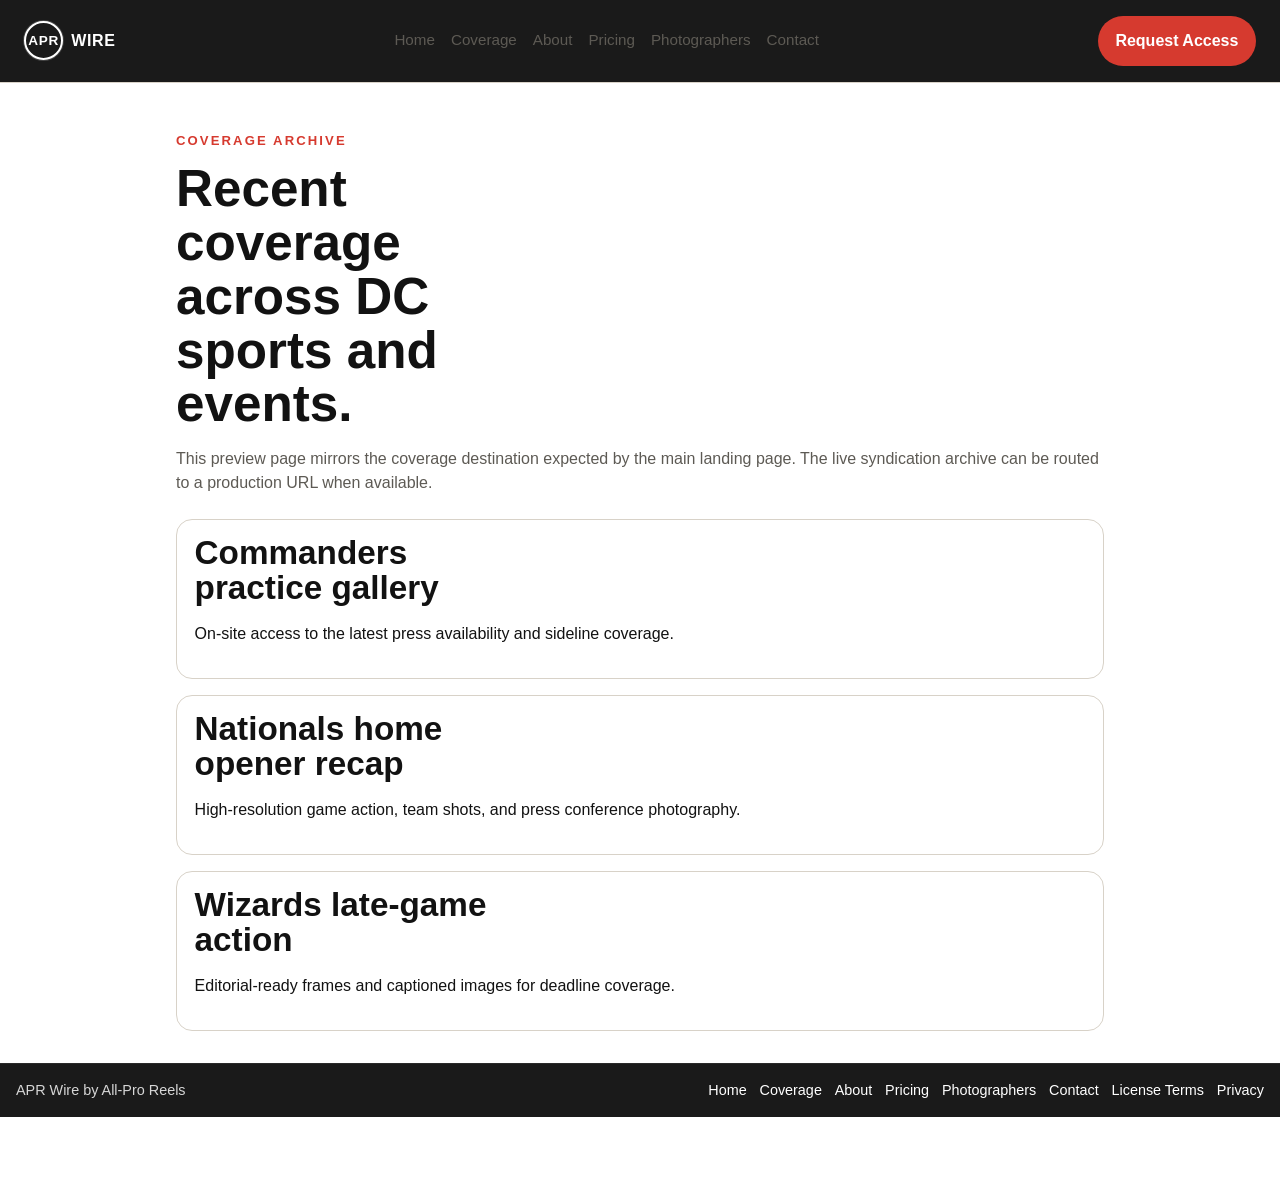
<file: coverage/index.html>
<!doctype html>
<html lang="en">
  <head>
    <meta charset="UTF-8" />
    <meta name="viewport" content="width=device-width, initial-scale=1.0" />
    <title>APR Wire Coverage Archive</title>
    <link rel="stylesheet" href="../styles.css" />
    <style>
      body {
        padding-bottom: 4rem;
      }
      .archive-page {
        max-width: 960px;
        margin: 0 auto;
        padding: 3rem 1rem 0;
      }
      .archive-list {
        display: grid;
        gap: 1rem;
        margin-top: 1.5rem;
      }
      .archive-item {
        padding: 1rem 1.1rem;
        border: 1px solid var(--border);
        border-radius: 1rem;
        background: var(--surface);
      }
    </style>
  </head>
  <body>
    <header class="site-header">
      <a class="brand" href="../index.html">
        <span class="brand-mark">APR</span>
        <span class="brand-name">Wire</span>
      </a>
      <a class="header-cta" href="../index.html#contact">Request Access</a>
    </header>

    <main class="archive-page">
      <p class="eyebrow">Coverage Archive</p>
      <h1>Recent coverage across DC sports and events.</h1>
      <p class="section-copy">
        This preview page mirrors the coverage destination expected by the main landing page. The live syndication archive can be routed to a production URL when available.
      </p>
      <div class="archive-list">
        <article class="archive-item">
          <h2>Commanders practice gallery</h2>
          <p>On-site access to the latest press availability and sideline coverage.</p>
        </article>
        <article class="archive-item">
          <h2>Nationals home opener recap</h2>
          <p>High-resolution game action, team shots, and press conference photography.</p>
        </article>
        <article class="archive-item">
          <h2>Wizards late-game action</h2>
          <p>Editorial-ready frames and captioned images for deadline coverage.</p>
        </article>
      </div>
    </main>

    <script src="../script.js"></script>
  </body>
</html>
</file>
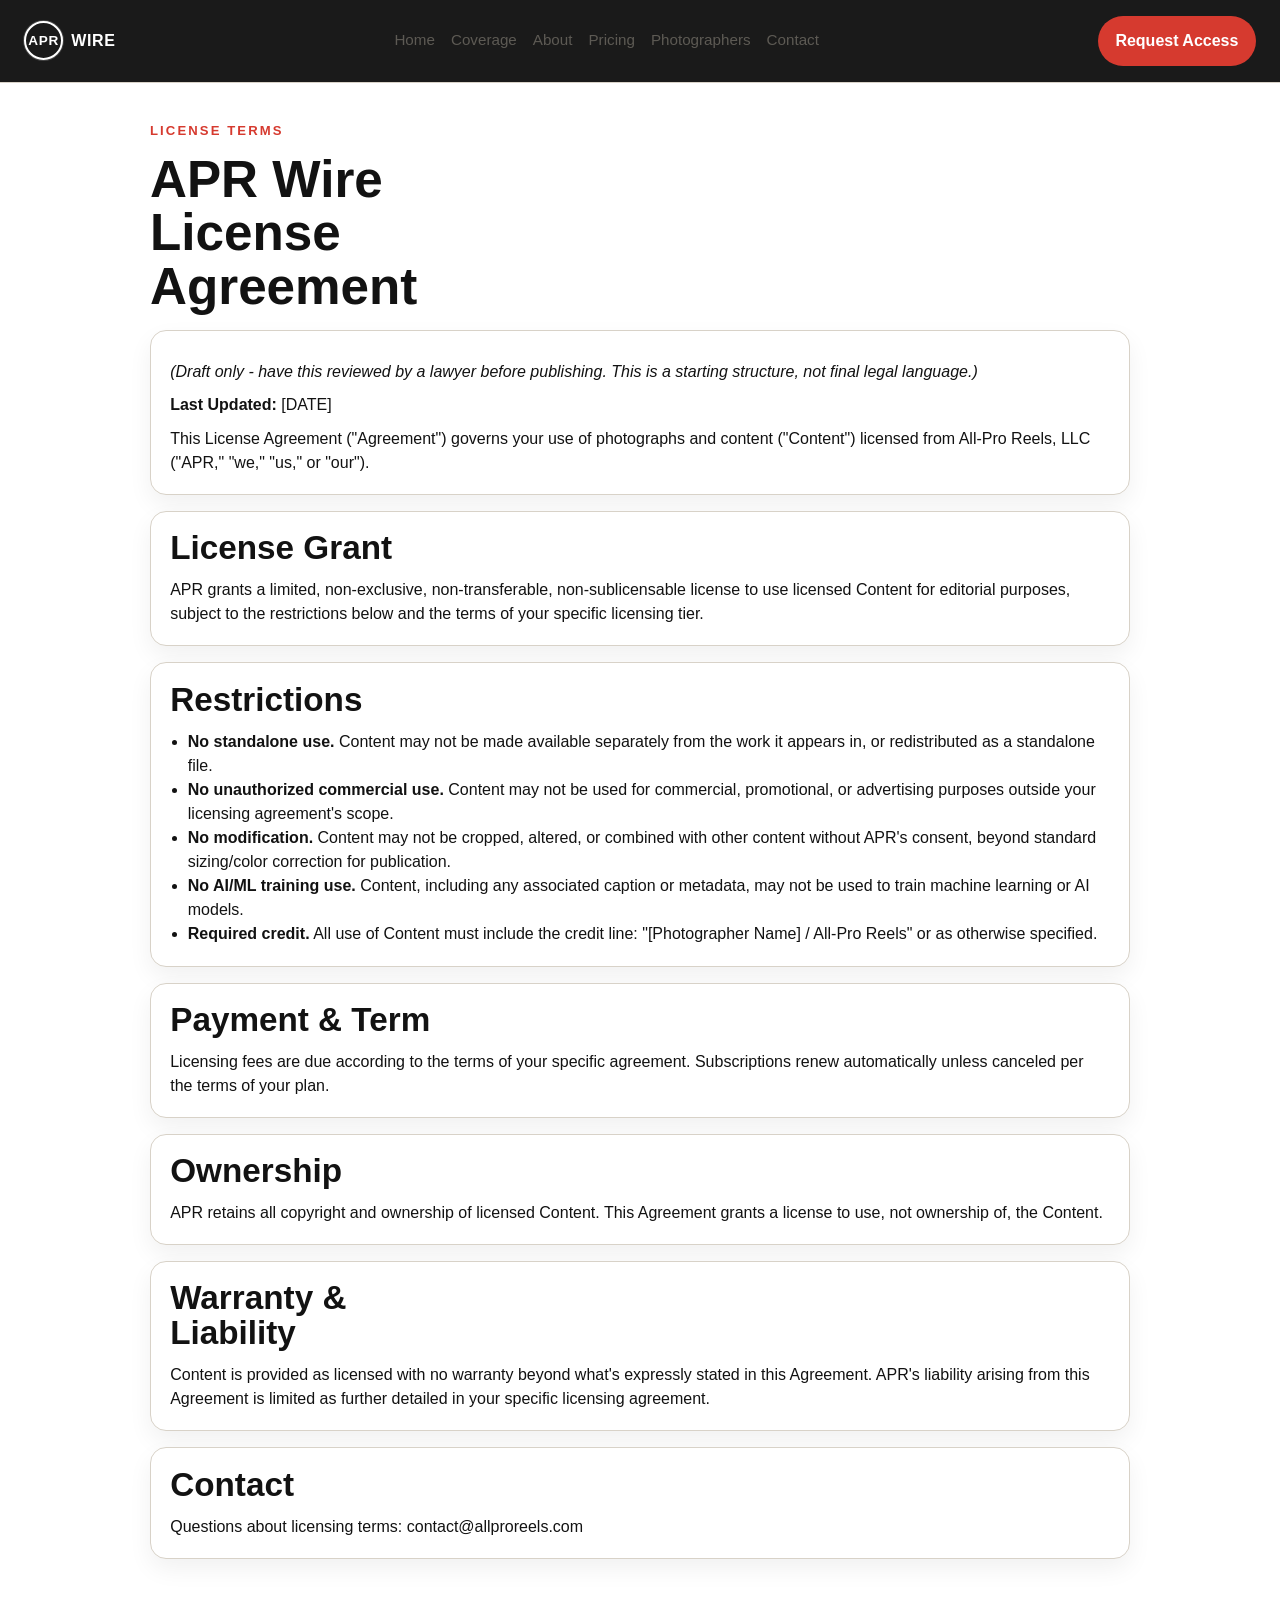
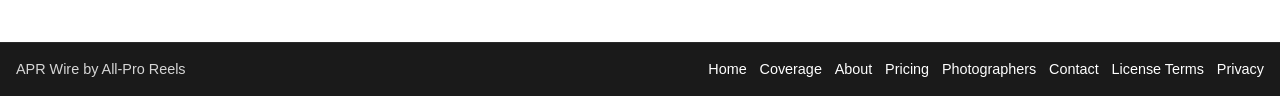
<file: license.html>
<!doctype html>
<html lang="en">
  <head>
    <meta charset="UTF-8" />
    <meta name="viewport" content="width=device-width, initial-scale=1.0" />
    <title>APR Wire | License Terms</title>
    <link rel="stylesheet" href="styles.css" />
  </head>
  <body>
    <header class="site-header">
      <a class="brand" href="index.html" aria-label="APR Wire home">
        <span class="brand-mark">APR</span>
        <span class="brand-name">Wire</span>
      </a>
      <nav class="site-nav" aria-label="Primary navigation"></nav>
      <a class="header-cta" href="index.html#contact">Request Access</a>
    </header>

    <main class="subpage-main">
      <p class="eyebrow">License Terms</p>
      <h1>APR Wire License Agreement</h1>

      <section class="subpage-section" aria-labelledby="draft-note">
        <p><em>(Draft only - have this reviewed by a lawyer before publishing. This is a starting structure, not final legal language.)</em></p>
        <p><strong>Last Updated:</strong> [DATE]</p>
        <p>
          This License Agreement ("Agreement") governs your use of photographs and content ("Content") licensed from All-Pro Reels, LLC ("APR," "we," "us," or "our").
        </p>
      </section>

      <section class="subpage-section" aria-labelledby="license-grant">
        <h2 id="license-grant">License Grant</h2>
        <p>
          APR grants a limited, non-exclusive, non-transferable, non-sublicensable license to use licensed Content for editorial purposes, subject to the restrictions below and the terms of your specific licensing tier.
        </p>
      </section>

      <section class="subpage-section" aria-labelledby="restrictions">
        <h2 id="restrictions">Restrictions</h2>
        <ul>
          <li><strong>No standalone use.</strong> Content may not be made available separately from the work it appears in, or redistributed as a standalone file.</li>
          <li><strong>No unauthorized commercial use.</strong> Content may not be used for commercial, promotional, or advertising purposes outside your licensing agreement's scope.</li>
          <li><strong>No modification.</strong> Content may not be cropped, altered, or combined with other content without APR's consent, beyond standard sizing/color correction for publication.</li>
          <li><strong>No AI/ML training use.</strong> Content, including any associated caption or metadata, may not be used to train machine learning or AI models.</li>
          <li><strong>Required credit.</strong> All use of Content must include the credit line: "[Photographer Name] / All-Pro Reels" or as otherwise specified.</li>
        </ul>
      </section>

      <section class="subpage-section" aria-labelledby="payment-term">
        <h2 id="payment-term">Payment &amp; Term</h2>
        <p>
          Licensing fees are due according to the terms of your specific agreement. Subscriptions renew automatically unless canceled per the terms of your plan.
        </p>
      </section>

      <section class="subpage-section" aria-labelledby="ownership">
        <h2 id="ownership">Ownership</h2>
        <p>
          APR retains all copyright and ownership of licensed Content. This Agreement grants a license to use, not ownership of, the Content.
        </p>
      </section>

      <section class="subpage-section" aria-labelledby="warranty-liability">
        <h2 id="warranty-liability">Warranty &amp; Liability</h2>
        <p>
          Content is provided as licensed with no warranty beyond what's expressly stated in this Agreement. APR's liability arising from this Agreement is limited as further detailed in your specific licensing agreement.
        </p>
      </section>

      <section class="subpage-section" aria-labelledby="contact">
        <h2 id="contact">Contact</h2>
        <p>Questions about licensing terms: <a href="mailto:contact@allproreels.com">contact@allproreels.com</a></p>
      </section>
    </main>

    <script src="script.js"></script>
  </body>
</html>
</file>
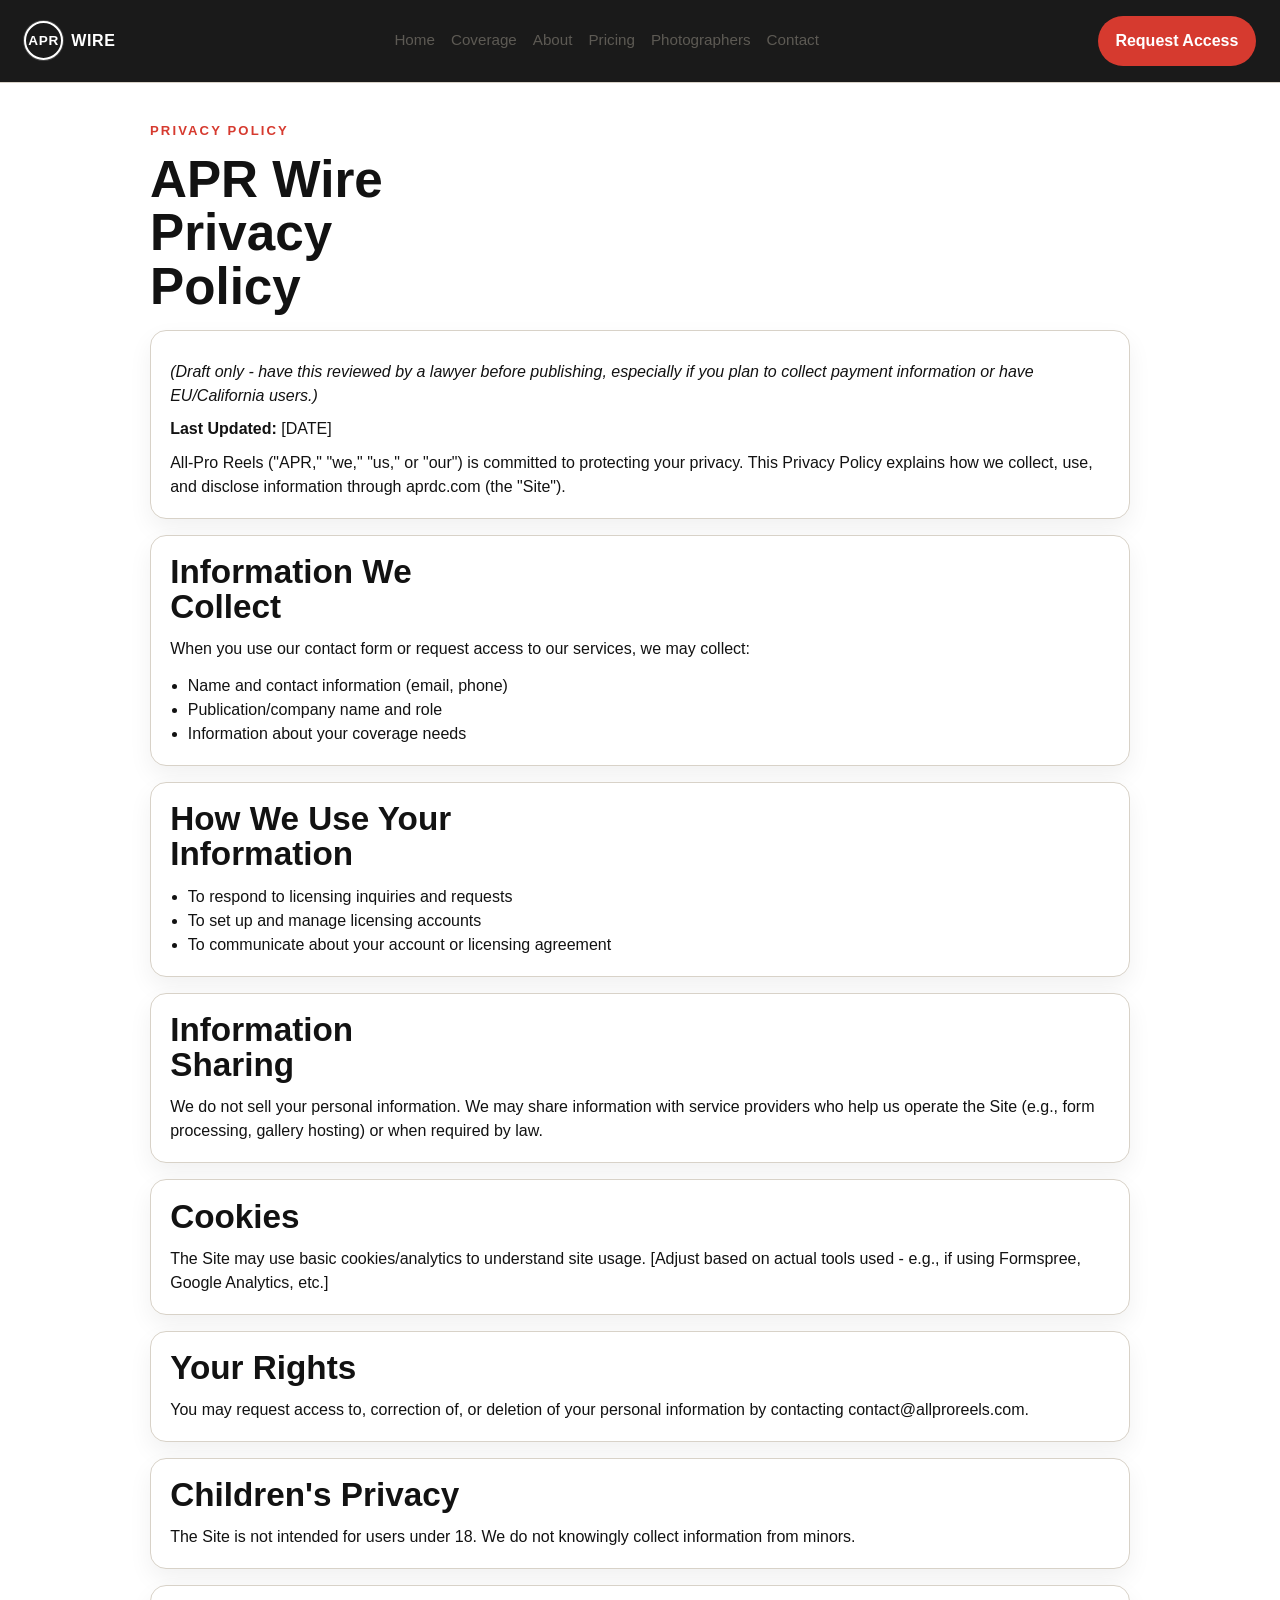
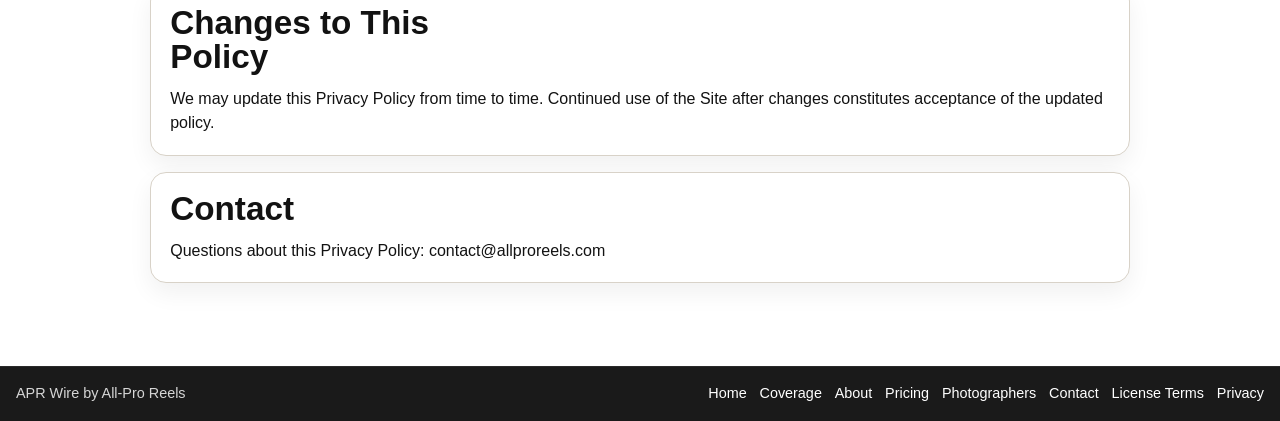
<file: privacy.html>
<!doctype html>
<html lang="en">
  <head>
    <meta charset="UTF-8" />
    <meta name="viewport" content="width=device-width, initial-scale=1.0" />
    <title>APR Wire | Privacy Policy</title>
    <link rel="stylesheet" href="styles.css" />
  </head>
  <body>
    <header class="site-header">
      <a class="brand" href="index.html" aria-label="APR Wire home">
        <span class="brand-mark">APR</span>
        <span class="brand-name">Wire</span>
      </a>
      <nav class="site-nav" aria-label="Primary navigation"></nav>
      <a class="header-cta" href="index.html#contact">Request Access</a>
    </header>

    <main class="subpage-main">
      <p class="eyebrow">Privacy Policy</p>
      <h1>APR Wire Privacy Policy</h1>

      <section class="subpage-section" aria-labelledby="draft-note">
        <p><em>(Draft only - have this reviewed by a lawyer before publishing, especially if you plan to collect payment information or have EU/California users.)</em></p>
        <p><strong>Last Updated:</strong> [DATE]</p>
        <p>
          All-Pro Reels ("APR," "we," "us," or "our") is committed to protecting your privacy. This Privacy Policy explains how we collect, use, and disclose information through aprdc.com (the "Site").
        </p>
      </section>

      <section class="subpage-section" aria-labelledby="information-we-collect">
        <h2 id="information-we-collect">Information We Collect</h2>
        <p>When you use our contact form or request access to our services, we may collect:</p>
        <ul>
          <li>Name and contact information (email, phone)</li>
          <li>Publication/company name and role</li>
          <li>Information about your coverage needs</li>
        </ul>
      </section>

      <section class="subpage-section" aria-labelledby="how-we-use-your-information">
        <h2 id="how-we-use-your-information">How We Use Your Information</h2>
        <ul>
          <li>To respond to licensing inquiries and requests</li>
          <li>To set up and manage licensing accounts</li>
          <li>To communicate about your account or licensing agreement</li>
        </ul>
      </section>

      <section class="subpage-section" aria-labelledby="information-sharing">
        <h2 id="information-sharing">Information Sharing</h2>
        <p>
          We do not sell your personal information. We may share information with service providers who help us operate the Site (e.g., form processing, gallery hosting) or when required by law.
        </p>
      </section>

      <section class="subpage-section" aria-labelledby="cookies">
        <h2 id="cookies">Cookies</h2>
        <p>
          The Site may use basic cookies/analytics to understand site usage. [Adjust based on actual tools used - e.g., if using Formspree, Google Analytics, etc.]
        </p>
      </section>

      <section class="subpage-section" aria-labelledby="your-rights">
        <h2 id="your-rights">Your Rights</h2>
        <p>
          You may request access to, correction of, or deletion of your personal information by contacting <a href="mailto:contact@allproreels.com">contact@allproreels.com</a>.
        </p>
      </section>

      <section class="subpage-section" aria-labelledby="childrens-privacy">
        <h2 id="childrens-privacy">Children's Privacy</h2>
        <p>The Site is not intended for users under 18. We do not knowingly collect information from minors.</p>
      </section>

      <section class="subpage-section" aria-labelledby="changes-to-this-policy">
        <h2 id="changes-to-this-policy">Changes to This Policy</h2>
        <p>
          We may update this Privacy Policy from time to time. Continued use of the Site after changes constitutes acceptance of the updated policy.
        </p>
      </section>

      <section class="subpage-section" aria-labelledby="contact">
        <h2 id="contact">Contact</h2>
        <p>Questions about this Privacy Policy: <a href="mailto:contact@allproreels.com">contact@allproreels.com</a></p>
      </section>
    </main>

    <script src="script.js"></script>
  </body>
</html>
</file>
<file: styles.css>
:root {
  --bg: #ffffff;
  --surface: #ffffff;
  --surface-2: #ffffff;
  --text: #121212;
  --muted: #5d5a54;
  --accent: #d63a2f;
  --border: #d8d2c8;
  --shadow: 0 10px 24px rgba(18, 18, 18, 0.06);
  --max-width: 1280px;
}

* {
  box-sizing: border-box;
}

html {
  scroll-behavior: smooth;
}

body {
  margin: 0;
  font-family: Inter, "Helvetica Neue", Arial, sans-serif;
  background: var(--bg);
  color: var(--text);
  line-height: 1.5;
}

a {
  color: inherit;
  text-decoration: none;
}

img {
  display: block;
  width: 100%;
  height: auto;
  object-fit: cover;
}

.site-header {
  position: sticky;
  top: 0;
  z-index: 20;
  display: flex;
  align-items: center;
  justify-content: space-between;
  gap: 1rem;
  padding: 1rem 1.5rem;
  background: #1a1a1a;
  backdrop-filter: blur(8px);
  border-bottom: 1px solid var(--border);
}

.brand {
  display: inline-flex;
  align-items: center;
  gap: 0.5rem;
  font-weight: 700;
  letter-spacing: 0.04em;
  text-transform: uppercase;
  color: #ffffff;
}

.brand-mark {
  display: inline-grid;
  place-items: center;
  width: 2.45rem;
  height: 2.45rem;
  background: #1a1a1a;
  color: #ffffff;
  border: 2px solid #ffffff;
  border-radius: 999px;
  font-size: 0.85rem;
  box-shadow: 0 0 0 1px rgba(255, 255, 255, 0.18);
}

.site-nav {
  display: flex;
  flex-wrap: wrap;
  gap: 1rem;
  font-size: 0.95rem;
  color: var(--muted);
}

.site-nav a:hover,
.site-nav a:focus-visible,
.header-cta:hover,
.header-cta:focus-visible {
  color: var(--accent);
}

.header-cta,
.button {
  display: inline-flex;
  align-items: center;
  justify-content: center;
  border-radius: 999px;
  padding: 0.8rem 1.1rem;
  font-weight: 600;
  transition: transform 180ms ease, background 180ms ease, color 180ms ease;
}

.header-cta,
.button.primary {
  background: var(--accent);
  color: var(--surface);
}

.button.secondary {
  border: 1px solid var(--text);
  color: var(--text);
}

.header-cta:hover,
.button:hover {
  transform: translateY(-1px);
}

main {
  width: min(var(--max-width), calc(100% - 2rem));
  margin: 0 auto;
  padding-bottom: 4rem;
}

.section {
  padding: 2.75rem 0 0;
}

.hero {
  display: grid;
  grid-template-columns: 1.05fr 0.95fr;
  gap: 2rem;
  align-items: start;
  padding-top: 2.5rem;
}

.eyebrow {
  margin: 0 0 0.75rem;
  color: var(--accent);
  font-size: 0.82rem;
  font-weight: 700;
  letter-spacing: 0.16em;
  text-transform: uppercase;
}

h1,
h2,
h3 {
  margin: 0;
  line-height: 1.05;
}

h1 {
  font-size: clamp(2.2rem, 4vw, 3.4rem);
  margin-bottom: 1rem;
  max-width: 10ch;
}

h2 {
  font-size: clamp(1.5rem, 2.6vw, 2.2rem);
  margin-bottom: 0.75rem;
  max-width: 16ch;
}

.hero-text,
.section-copy,
.feature-list p,
.tier-card p,
.contact-copy p {
  color: var(--muted);
  font-size: 1rem;
}

.hero-actions {
  display: flex;
  flex-wrap: wrap;
  gap: 0.75rem;
  margin-top: 1.4rem;
}

.home-section-links {
  display: flex;
  flex-wrap: wrap;
  gap: 0.75rem;
  margin: 0.9rem 0 0;
}

.home-section-links a {
  font-size: 0.9rem;
  color: var(--muted);
  border-bottom: 1px solid transparent;
}

.home-section-links a:hover,
.home-section-links a:focus-visible {
  color: var(--accent);
  border-bottom-color: var(--accent);
}

.hero-stats {
  display: grid;
  grid-template-columns: repeat(3, minmax(0, 1fr));
  gap: 0.75rem;
  list-style: none;
  padding: 0;
  margin: 1.5rem 0 0;
}

.hero-stats li {
  padding: 0.9rem;
  background: var(--surface);
  border: 1px solid var(--border);
  border-radius: 1rem;
  box-shadow: var(--shadow);
}

.hero-stats strong {
  display: block;
  margin-bottom: 0.3rem;
}

.hero-stats span {
  color: var(--muted);
  font-size: 0.9rem;
}

.hero-grid {
  display: grid;
  grid-template-columns: repeat(2, minmax(0, 1fr));
  gap: 0.5rem;
  align-items: stretch;
}

.hero-card {
  overflow: hidden;
  border-radius: 1.2rem;
  border: 1px solid var(--border);
  box-shadow: var(--shadow);
  display: flex;
  flex-direction: column;
  background: var(--surface);
  transform: translateY(-1px);
}

.hero-card img {
  width: 100%;
  display: block;
  object-fit: cover;
  aspect-ratio: 16 / 9;
  min-height: 240px;
}

.trust-bar {
  margin-top: 2.4rem;
  padding: 1.1rem 1.25rem;
  background: #000000;
  border: 1px solid #2a2a2a;
  border-radius: 1.25rem;
  box-shadow: var(--shadow);
}

.trust-label {
  margin: 0 0 0.75rem;
  font-size: 0.82rem;
  font-weight: 700;
  letter-spacing: 0.16em;
  text-transform: uppercase;
  color: #ffffff;
}

.logo-row {
  display: flex;
  flex-wrap: wrap;
  gap: 0.8rem;
  align-items: center;
}

.logo-row img {
  max-height: 40px;
  width: auto;
  max-width: 132px;
  object-fit: contain;
  filter: grayscale(1);
  opacity: 0.75;
}

.logo-row span {
  padding: 0.6rem 0.8rem;
  border: 1px solid var(--border);
  border-radius: 999px;
  font-weight: 700;
  color: var(--text);
  background: var(--surface-2);
}

.coverage-layout {
  display: grid;
  grid-template-columns: 0.95fr 1.05fr;
  gap: 2rem;
  align-items: start;
}

.coverage-list {
  display: grid;
  grid-template-columns: repeat(2, minmax(0, 1fr));
  gap: 0.75rem;
  list-style: none;
  padding: 0;
  margin: 0;
}

.coverage-list li {
  padding: 0.9rem 1rem;
  border: 1px solid var(--border);
  border-radius: 0.95rem;
  background: var(--surface);
  font-weight: 600;
  box-shadow: var(--shadow);
}

.coverage-item {
  display: flex;
  align-items: center;
  gap: 0.75rem;
  height: 3.2rem;
  min-height: 3.2rem;
}

.coverage-item img {
  width: auto;
  height: 2.2rem;
  max-height: 2.2rem;
  object-fit: contain;
  flex-shrink: 0;
  display: block;
}

.coverage-item > span {
  display: inline-block;
  flex: 1;
  font-weight: 700;
  line-height: 1.2;
  white-space: normal;
}

.coverage-item-text-only {
  justify-content: center;
  text-align: center;
}

.coverage-item-dark {
  background: #111111;
  color: #ffffff;
}

.coverage-item-dark > span {
  color: #ffffff;
}

.coverage-item-dark img {
  filter: brightness(1.15);
}

.coverage-item-nationals {
  background: #0f172a;
  color: #ffffff;
}

.coverage-item-nationals > span {
  color: #ffffff;
}

.coverage-item-nationals img {
  height: 2.2rem;
  max-height: 2.2rem;
  filter: brightness(1.2) contrast(1.05);
}

.feature-list {
  display: grid;
  grid-template-columns: repeat(2, minmax(0, 1fr));
  gap: 1rem;
}

.feature-list article,
.tier-card,
.sample-card {
  background: var(--surface);
  border: 1px solid var(--border);
  border-radius: 1rem;
  box-shadow: var(--shadow);
}

.feature-list article {
  padding: 1.15rem;
}

.sample-grid {
  display: grid;
  grid-template-columns: repeat(3, minmax(0, 1fr));
  gap: 1rem;
  margin-top: 1.25rem;
}

.sample-card {
  overflow: hidden;
}

.sample-card a {
  display: flex;
  flex-direction: column;
  height: 100%;
}

.sample-card img {
  aspect-ratio: 4 / 3;
  object-position: center top;
  position: relative;
  z-index: 1;
}

#sample-coverage .sample-card img[src*="wizards%20summer%20league%202.jpg"],
#sample-coverage .sample-card img[src*="Mystics%20media%20day.jpg"] {
  transform: scale(1.2);
  transform-origin: center 18%;
  object-position: center 18%;
}

.caption,
.hero-caption {
  padding: 0.95rem;
  display: flex;
  flex-direction: column;
  gap: 0.3rem;
  background: var(--surface);
  position: relative;
  z-index: 2;
}

.caption h3,
.hero-caption h3 {
  font-size: 1rem;
  color: var(--text);
  font-weight: 700;
  display: block;
  line-height: 1.15;
}

.caption p,
.caption span {
  margin: 0;
  color: var(--muted);
  font-size: 0.92rem;
}

.section-link {
  margin-top: 1rem;
}

.tier-grid {
  display: grid;
  grid-template-columns: repeat(3, minmax(0, 1fr));
  gap: 1rem;
  margin-top: 1.25rem;
}

.tier-card {
  padding: 1.2rem;
  display: flex;
  flex-direction: column;
  gap: 0.7rem;
}

.tier-card .button {
  margin-top: auto;
}

.contact-section {
  display: grid;
  grid-template-columns: 0.95fr 1.05fr;
  gap: 2rem;
  align-items: start;
  padding-top: 3rem;
}

.contact-form {
  display: grid;
  gap: 0.8rem;
  padding: 1.2rem;
  background: var(--surface);
  border: 1px solid var(--border);
  border-radius: 1rem;
  box-shadow: var(--shadow);
}

.contact-form label {
  display: grid;
  gap: 0.35rem;
  font-weight: 600;
}

.contact-form input,
.contact-form select {
  width: 100%;
  padding: 0.8rem 0.9rem;
  border: 1px solid var(--border);
  border-radius: 0.8rem;
  font: inherit;
  background: var(--surface-2);
}

.contact-email a {
  color: var(--accent);
  font-weight: 600;
}

@media (max-width: 960px) {
  .hero,
  .coverage-layout,
  .contact-section {
    grid-template-columns: 1fr;
  }

  .hero-grid,
  .sample-grid,
  .tier-grid,
  .feature-list {
    grid-template-columns: 1fr 1fr;
  }
}

@media (max-width: 720px) {
  .site-header {
    flex-wrap: wrap;
  }

  .site-nav {
    width: 100%;
    order: 3;
  }

  .hero-stats,
  .hero-grid,
  .sample-grid,
  .tier-grid,
  .feature-list,
  .coverage-list {
    grid-template-columns: 1fr;
  }

  .hero-card-large,
  .hero-card-wide {
    grid-column: span 1;
  }

  h1 {
    max-width: none;
  }
}

.site-footer {
  margin-top: 2rem;
  background: #1a1a1a;
  color: #ffffff;
  border-top: 1px solid #2a2a2a;
}

.site-footer-inner {
  width: min(var(--max-width), calc(100% - 2rem));
  margin: 0 auto;
  padding: 1rem 0;
  display: flex;
  flex-wrap: wrap;
  gap: 0.8rem 1.2rem;
  align-items: center;
  justify-content: space-between;
}

.site-footer-inner p {
  margin: 0;
  color: #d6d6d6;
  font-size: 0.9rem;
}

.site-footer-nav {
  display: flex;
  flex-wrap: wrap;
  gap: 0.8rem;
}

.site-footer-nav a {
  color: #ffffff;
  font-size: 0.9rem;
}

.site-footer-nav a:hover,
.site-footer-nav a:focus-visible {
  color: var(--accent);
}

.subpage-main {
  width: min(980px, calc(100% - 2rem));
  margin: 0 auto;
  padding: 2.4rem 0 3.2rem;
}

.subpage-hero {
  margin-top: 1rem;
}

.subpage-hero-grid {
  display: grid;
  grid-template-columns: repeat(3, minmax(0, 1fr));
  gap: 0.6rem;
}

.subpage-hero-card {
  overflow: hidden;
  border-radius: 1rem;
  border: 1px solid var(--border);
  box-shadow: var(--shadow);
  background: var(--surface);
}

.subpage-hero-card img {
  width: 100%;
  aspect-ratio: 16 / 10;
  object-fit: cover;
  object-position: center top;
}

.subpage-hero-card img[src*="Nationals%202.jpg"],
.subpage-hero-card img[src*="WNBA%20opener.jpg"] {
  object-position: center center;
}

.subpage-hero-card img[src*="Nationals%202.jpg"] {
  object-position: center 28%;
}

.subpage-section {
  background: var(--surface);
  border: 1px solid var(--border);
  border-radius: 1rem;
  box-shadow: var(--shadow);
  padding: 1.2rem;
  margin-top: 1rem;
}

.subpage-section p {
  margin: 0.6rem 0 0;
}

.subpage-section ul {
  margin: 0.8rem 0 0;
  padding-left: 1.1rem;
}

.subpage-grid {
  display: grid;
  grid-template-columns: repeat(2, minmax(0, 1fr));
  gap: 1rem;
}

.leadership-flow {
  display: grid;
  gap: 1rem;
}

.leadership-bio {
  padding: 0.25rem 0;
}

.leadership-shared-photo {
  margin: 0;
  overflow: hidden;
  border-radius: 1rem;
  border: 1px solid var(--border);
  box-shadow: var(--shadow);
  background: var(--surface);
}

.leadership-shared-photo img {
  width: 100%;
  aspect-ratio: 16 / 9;
  object-fit: cover;
  object-position: center 35%;
}

.leadership-shared-photo figcaption {
  padding: 0.7rem 0.85rem;
  color: var(--muted);
  font-size: 0.9rem;
  border-top: 1px solid var(--border);
}

.subpage-form {
  display: grid;
  gap: 0.8rem;
}

.subpage-form-grid {
  display: grid;
  grid-template-columns: repeat(2, minmax(0, 1fr));
  gap: 0.8rem;
}

.subpage-form label {
  display: grid;
  gap: 0.35rem;
  font-weight: 600;
}

.subpage-form input,
.subpage-form textarea {
  width: 100%;
  padding: 0.75rem 0.85rem;
  border: 1px solid var(--border);
  border-radius: 0.75rem;
  font: inherit;
  background: var(--surface-2);
}

@media (max-width: 720px) {
  .site-footer-inner {
    flex-direction: column;
    align-items: flex-start;
  }

  .subpage-grid,
  .subpage-form-grid,
  .subpage-hero-grid {
    grid-template-columns: 1fr;
  }
}
</file>
